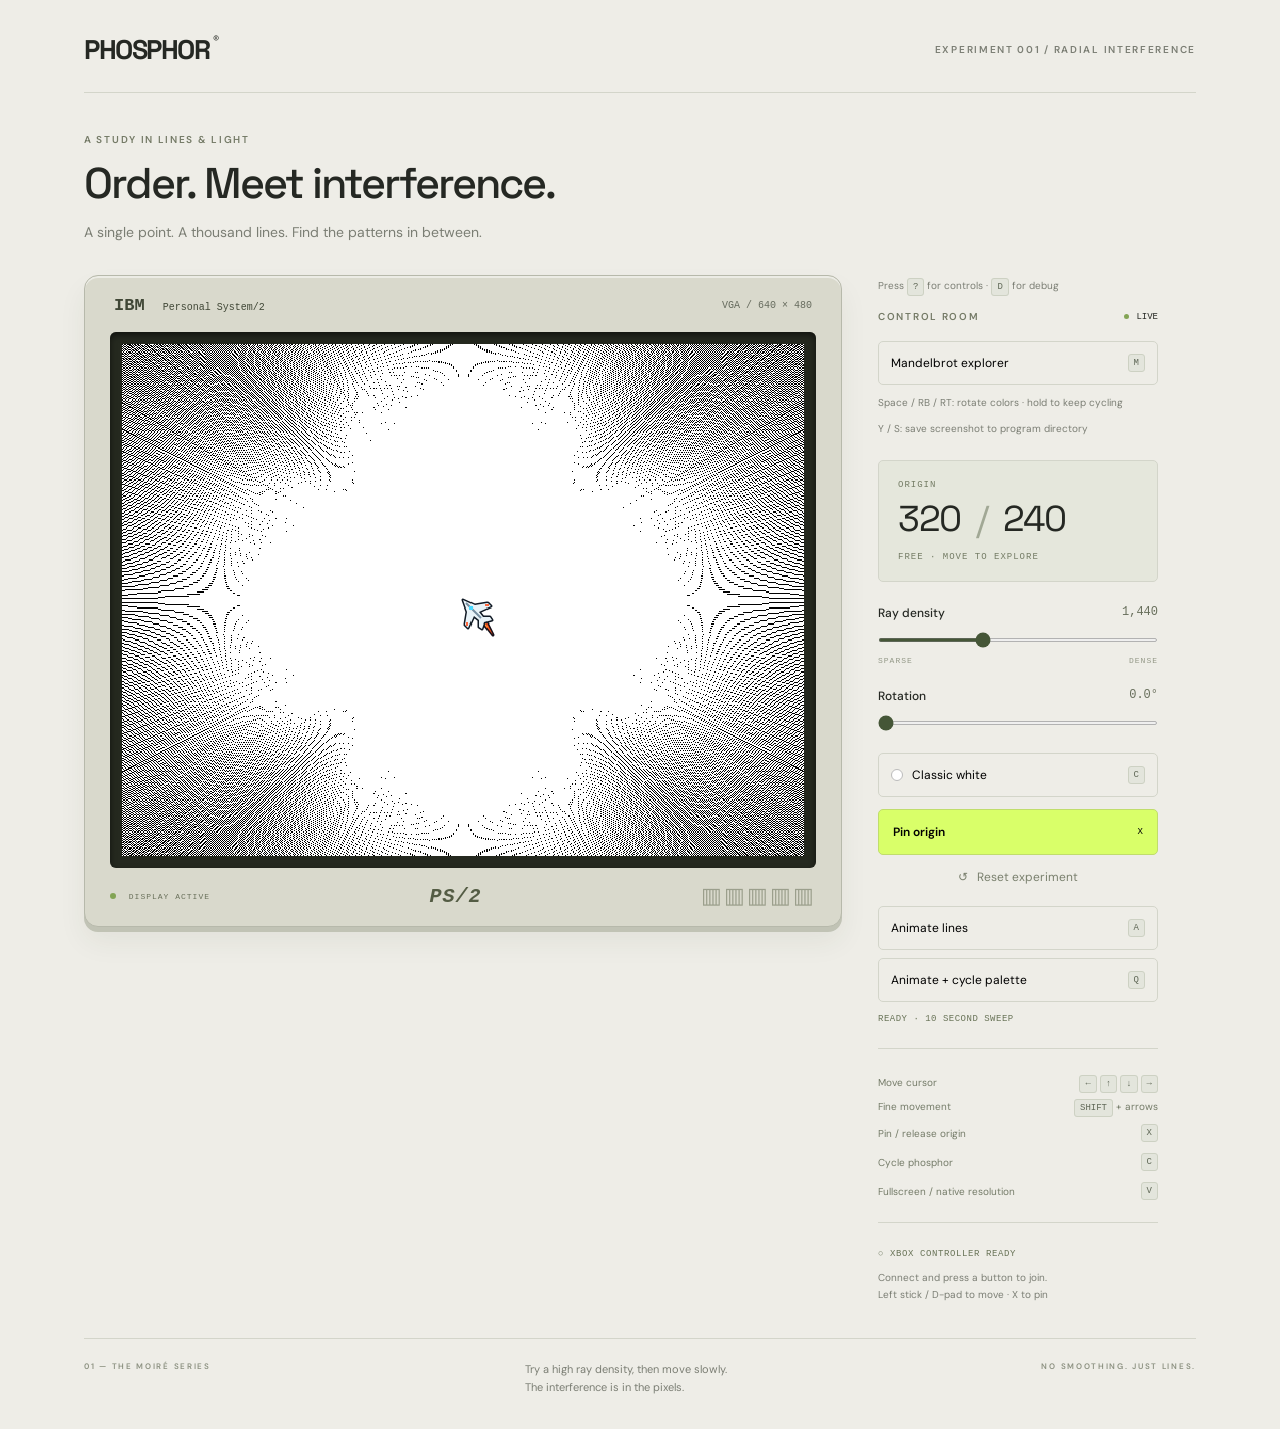
<file: index.html>
<!doctype html>
<html lang="en">
<head>
  <meta charset="utf-8">
  <meta name="viewport" content="width=device-width, initial-scale=1">
  <title>Phosphor — Line Experiment</title>
  <link rel="stylesheet" href="style.css?v=107481010cad">
  <script src="gpu-math.js?v=e06a179b2359"></script><script src="gpu-deep.js?v=a68fa142e37d"></script>
<script src="precision.js?v=bc32aee8d1f4" defer></script>
  <script src="mandelbrot-shaders.js?v=cec1aa7b9b9b" defer></script>
  <script src="mandelbrot-surface.js?v=42b52a35af5f" defer></script>
  <script src="mandelbrot.js?v=597f3c6db1cd" defer></script>
  <script src="app.js?v=841266425eee" defer></script>
</head>
<body>
  <main>
    <header><a class="wordmark" href="./">PHOSPHOR<span>®</span></a><span class="edition">EXPERIMENT 001 / RADIAL INTERFERENCE</span></header>
    <section class="intro"><div class="eyebrow">A STUDY IN LINES & LIGHT</div><h1>Order. Meet interference.</h1><p>A single point. A thousand lines. Find the patterns in between.</p></section>
    <section class="workbench" aria-label="Line experiment">
      <div class="monitor">
        <div class="monitor-top"><span>IBM <b>Personal System/2</b></span><span>VGA / 640 × 480</span></div>
        <div class="screen"><canvas id="display" width="640" height="480" tabindex="0" aria-label="640 by 480 radial line drawing. Arrow keys move the cursor. X pins or releases the origin. Space rotates colors."></canvas>
          <pre id="debug-info" hidden aria-label="Rendering debug information"></pre>
          <section id="keymap" hidden role="dialog" aria-modal="true" aria-labelledby="keymap-title">
            <div class="keymap-card">
              <div class="keymap-heading"><div><span class="eyebrow">FLIGHT MANUAL</span><h2 id="keymap-title">Keys &amp; controls</h2></div><button id="keymap-close" aria-label="Close cheatsheet">Close <kbd>Esc</kbd></button></div>
              <div class="keymap-grid">
                <section><h3>Everywhere</h3><dl>
                  <dt>? / Esc</dt><dd>Toggle help / close help</dd><dt>D</dt><dd>Toggle debug information</dd>
                  <dt>Arrows / left stick</dt><dd>Move airplane cursor</dd><dt>Shift + arrows</dt><dd>Move slowly</dd>
                  <dt>Space / RB / RT</dt><dd>Rotate colors; hold to keep cycling</dd><dt>C</dt><dd>Rotate colors one step</dd>
                  <dt>B / Xbox B</dt><dd>Next color palette</dd><dt>V</dt><dd>Toggle native fullscreen</dd>
                  <dt>S / Xbox Y</dt><dd>Save PNG in program directory</dd>
                </dl></section>
                <section><h3>Mandelbrot</h3><dl>
                  <dt>M</dt><dd>Switch Mandelbrot / moiré</dd><dt>+ / − / wheel</dt><dd>Zoom toward cursor</dd>
                  <dt>Right stick ↑ / ↓</dt><dd>Zoom in / out</dd><dt>3</dt><dd>Toggle 3D terrain</dd>
                  <dt>I / J / K / L / drag</dt><dd>Orbit the 3D scene</dd><dt>Right stick ← / →</dt><dd>Orbit in 3D</dd>
                </dl><h3>Moiré lines</h3><dl>
                  <dt>X / Xbox X</dt><dd>Pin / release line origin</dd><dt>A</dt><dd>Draw a circle in 10 seconds</dd>
                  <dt>Q</dt><dd>Draw the circle while cycling colors</dd>
                </dl></section>
              </div><p>Scene controls pause while this sheet is open.</p>
            </div>
          </section>
        </div>
        <div class="monitor-bottom"><span><i></i> DISPLAY ACTIVE</span><span class="monitor-brand">PS/2</span><div class="vents">▥▥▥▥▥</div></div>
      </div>
      <aside>
        <p class="overlay-hint">Press <kbd>?</kbd> for controls · <kbd>D</kbd> for debug</p><div class="panel-heading"><span class="eyebrow">CONTROL ROOM</span><span class="live-dot">LIVE</span></div>
        <button id="mode" class="color-button"><span>Mandelbrot explorer</span><kbd>M</kbd></button>
        <p class="controller-colors">Space / RB / RT: rotate colors · hold to keep cycling</p>
        <p class="controller-colors">Y / S: save screenshot to program directory</p>
        <p id="capture-status" class="controller-colors" role="status"></p>
        <p id="mode-error" role="alert"></p>
        <div id="fractal-controls" hidden>
          <label for="gallery-scene">Gallery scene</label>
          <select id="gallery-scene"><option value="">Explore freely</option></select>
          <label for="fractal-quality">Image quality</label>
          <select id="fractal-quality"><option value="1">Interactive · 1 sample</option><option value="3">Reference · 9 samples</option></select>
          <label for="fractal-iterations">Iteration limit</label>
          <select id="fractal-iterations"><option value="1000">1,000</option><option value="2500">2,500</option><option value="5000" selected>5,000 · gallery</option></select>
          <button id="surface-toggle" class="color-button">3 · Explore in 3D</button>
          <div id="surface-controls" hidden>
            <p>Height = escape time: slower escape rises higher.<br>Black regions = zero height. Continuous relief.</p>
            <p>Drag or I / J / K / L: orbit.<br>Right stick ← / →: orbit · ↑ / ↓: zoom.<br>3: return to 2D.</p>
            <label for="surface-height">Height exaggeration</label>
            <input id="surface-height" type="range" min="0.2" max="2.5" step="0.05" value="1.35">
          </div>
          <button id="fractal-palette" class="color-button"><span id="fractal-palette-name">Spectrum</span><kbd>B</kbd></button>
          <p>B: next palette · Space / RB / RT: rotate its colors</p>
          <p id="fractal-status" role="status">GPU MANDELBROT · FULL COLOR</p>
          <p>Left stick / arrows: move zoom cursor.<br>Right stick ↑ / ↓: zoom in / out.<br>Keyboard + / − or mouse wheel to zoom.<br>V: fullscreen · M: return to lines.</p>
          <button id="fractal-reset" class="reset">↺ &nbsp; Reset Mandelbrot view</button>
        </div>
        <div class="readout"><span>ORIGIN</span><strong id="coordinates">320 <em>/</em> 240</strong><span id="origin-state">FREE · MOVE TO EXPLORE</span></div>
        <div class="setting"><label for="density">Ray density <output id="density-value">1,440</output></label><input id="density" type="range" min="180" max="3600" step="60" value="1440"><div class="range-labels"><span>SPARSE</span><span>DENSE</span></div></div>
        <div class="setting"><label for="angle">Rotation <output id="angle-value">0.0°</output></label><input id="angle" type="range" min="0" max="90" step="0.1" value="0"></div>
        <button id="color" class="color-button"><span><i id="swatch"></i><span id="palette-name">Classic white</span></span><kbd>C</kbd></button>
        <button id="pin" class="primary">Pin origin <span>X</span></button>
        <button id="reset" class="reset">↺ &nbsp; Reset experiment</button>
        <div class="animation-controls">
          <button id="animate" class="color-button"><span>Animate lines</span><kbd>A</kbd></button>
          <button id="animate-palette" class="color-button"><span>Animate + cycle palette</span><kbd>Q</kbd></button>
          <p id="animation-status">READY · 10 SECOND SWEEP</p>
        </div>
        <div class="instructions"><div><span>Move cursor</span><span><kbd>←</kbd> <kbd>↑</kbd> <kbd>↓</kbd> <kbd>→</kbd></span></div><div><span>Fine movement</span><span><kbd>SHIFT</kbd> + arrows</span></div><div><span>Pin / release origin</span><kbd>X</kbd></div><div><span>Cycle phosphor</span><kbd>C</kbd></div><div><span>Fullscreen / native resolution</span><kbd>V</kbd></div></div>
        <div class="gamepad"><span id="gamepad-status">○ &nbsp; XBOX CONTROLLER READY</span><p>Connect and press a button to join.<br>Left stick / D-pad to move · X to pin</p></div>
      </aside>
    </section>
    <footer><span>01 — THE MOIRÉ SERIES</span><p>Try a high ray density, then move slowly.<br>The interference is in the pixels.</p><span>NO SMOOTHING. JUST LINES.</span></footer>
  </main>
</body>
</html>
</file>
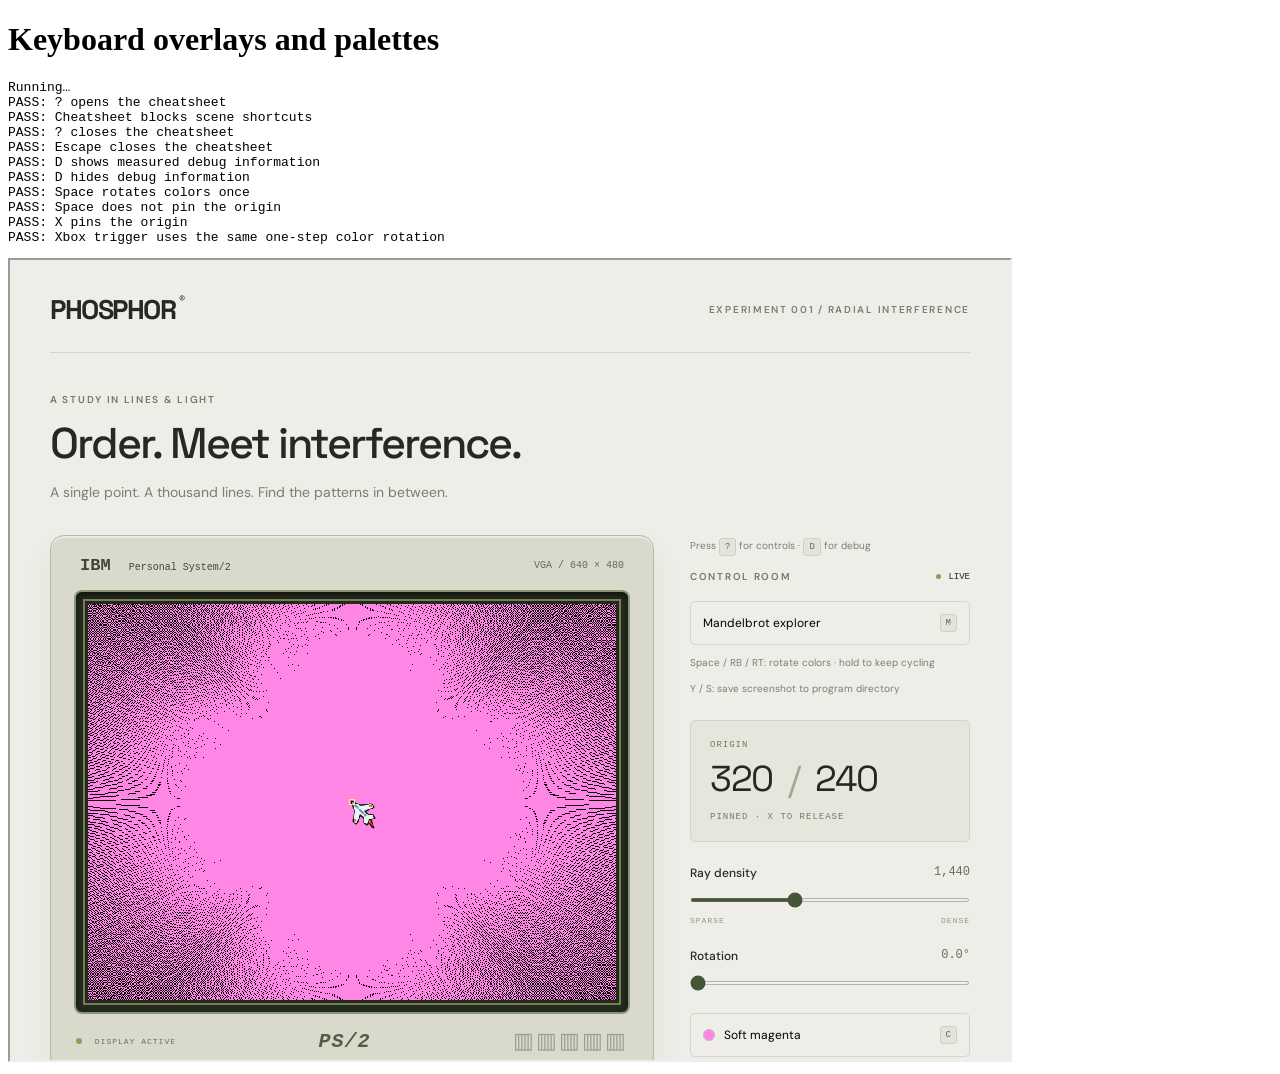
<file: tests/controls.html>
<!doctype html><html lang="en"><meta charset="utf-8"><title>Keyboard overlays and palettes</title>
<h1>Keyboard overlays and palettes</h1><pre id="results">Running…</pre>
<iframe id="app" src="../?v=controls2" style="width:1000px;height:800px"></iframe>
<script src="controls.test.js?v=36d3290325fe"></script></html>
</file>
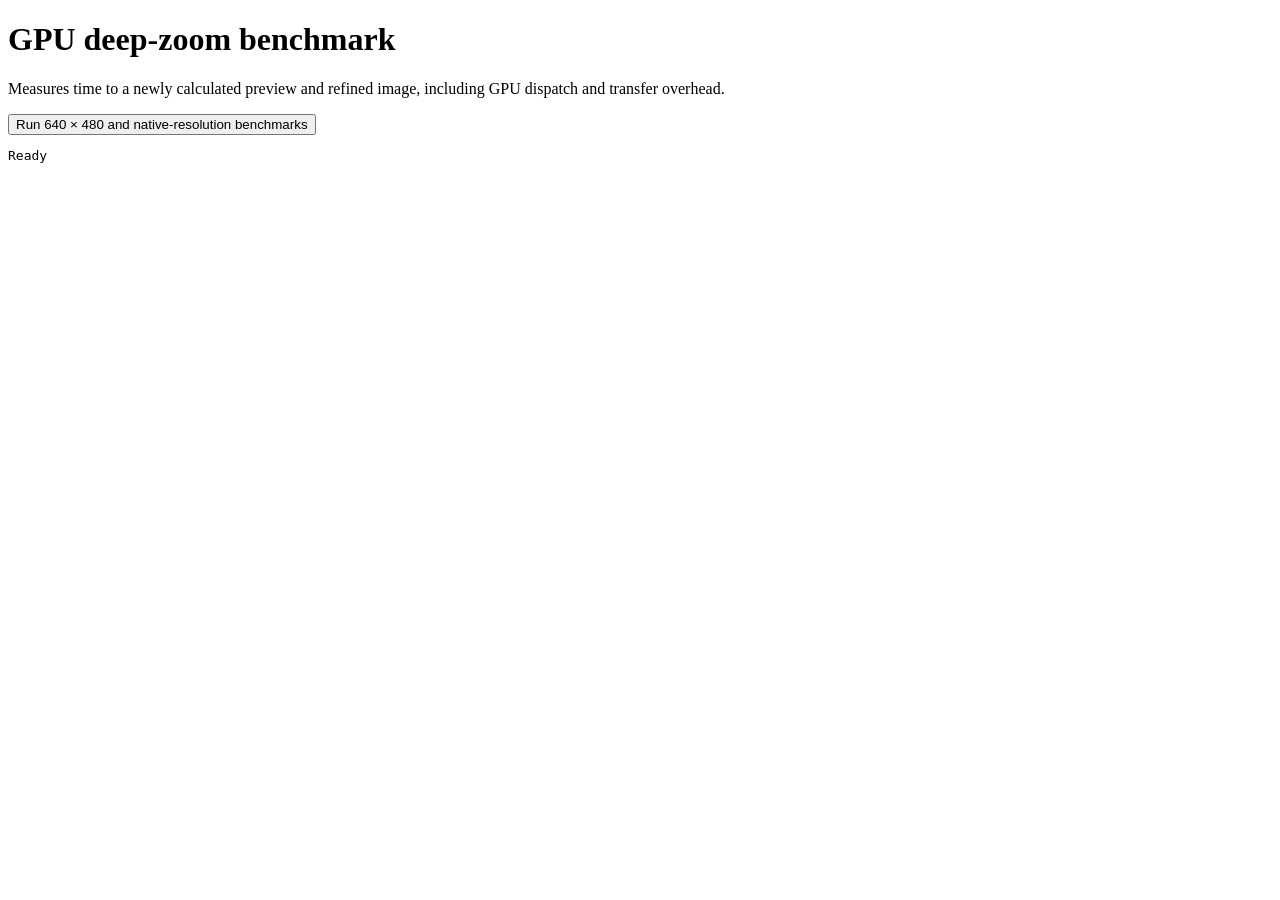
<file: tests/gpu-benchmark.html>
<!doctype html><html lang="en"><meta charset="utf-8"><title>GPU deep-zoom benchmark</title>
<h1>GPU deep-zoom benchmark</h1><p>Measures time to a newly calculated preview and refined image, including GPU dispatch and transfer overhead.</p>
<button id="run">Run 640 × 480 and native-resolution benchmarks</button><pre id="results">Ready</pre>
<script src="../precision.js?v=bc32aee8d1f4"></script><script src="../gpu-math.js?v=e06a179b2359"></script>
<script src="../gpu-deep.js?v=a68fa142e37d"></script><script src="gpu-benchmark.js?v=f94e9cedc1c7"></script></html>
</file>
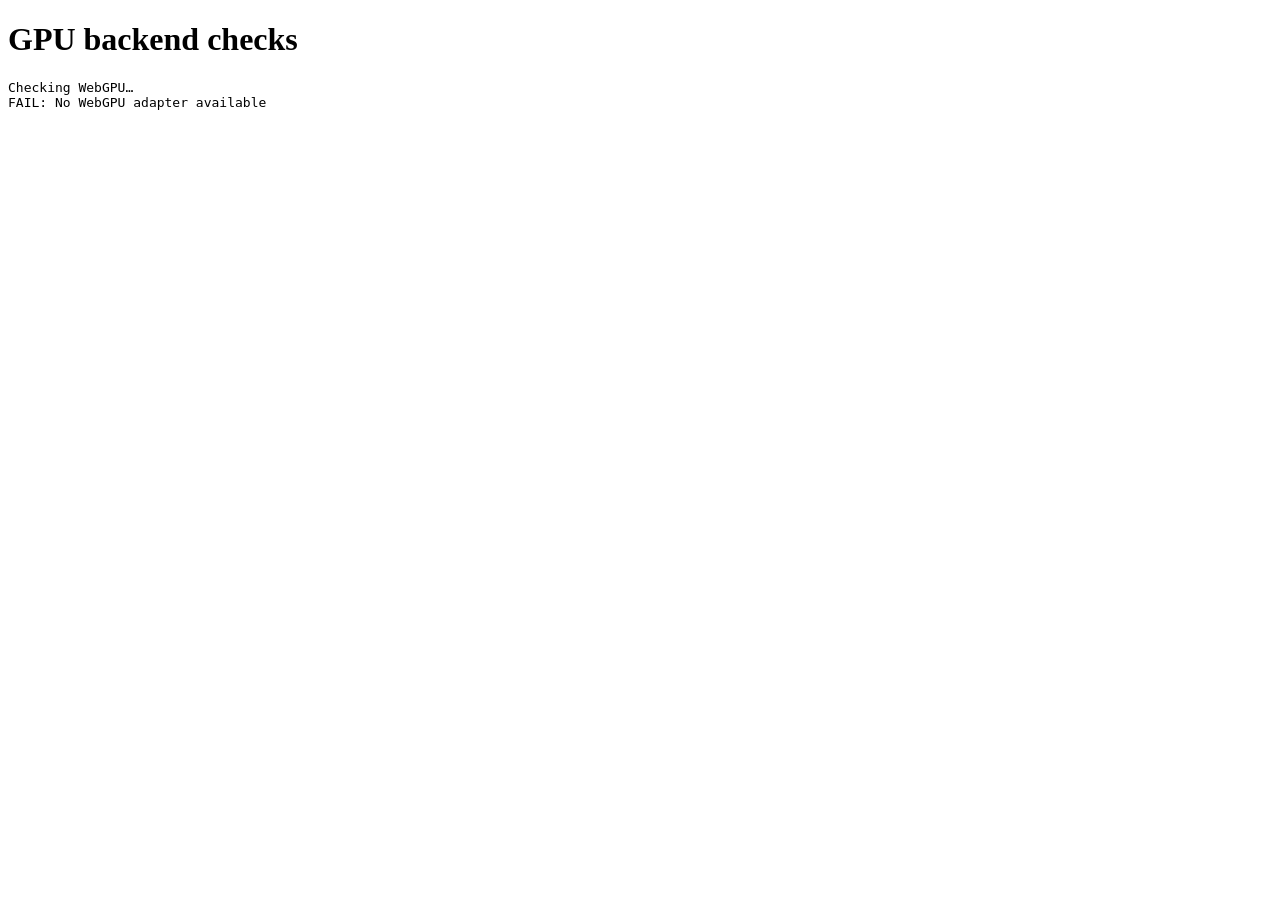
<file: tests/gpu.html>
<!doctype html><html lang="en"><meta charset="utf-8"><title>GPU backend checks</title>
<h1>GPU backend checks</h1><pre id="results">Checking WebGPU…</pre>
<script src="../precision.js?v=bc32aee8d1f4"></script><script src="../gpu-math.js?v=e06a179b2359"></script>
<script src="../gpu-deep.js?v=a68fa142e37d"></script><script src="gpu.test.js?v=904742075a90"></script></html>
</file>
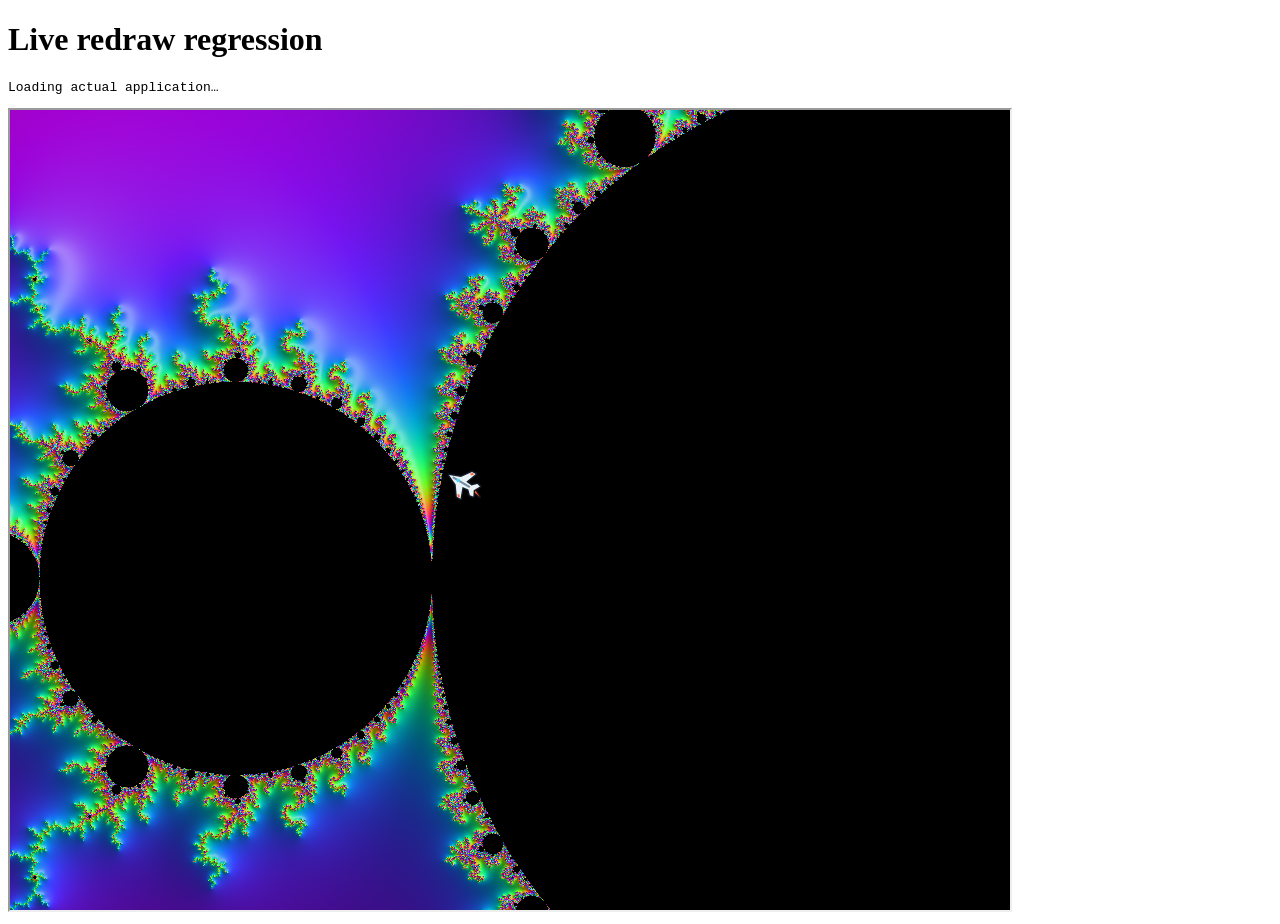
<file: tests/interaction.html>
<!doctype html><html lang="en"><meta charset="utf-8"><title>Live redraw regression</title>
<h1>Live redraw regression</h1><pre id="results">Loading actual application…</pre>
<iframe id="app" src="../" style="width:1000px;height:800px"></iframe>
<script src="interaction.test.js?v=b1ec622b8d8f"></script></html>
</file>
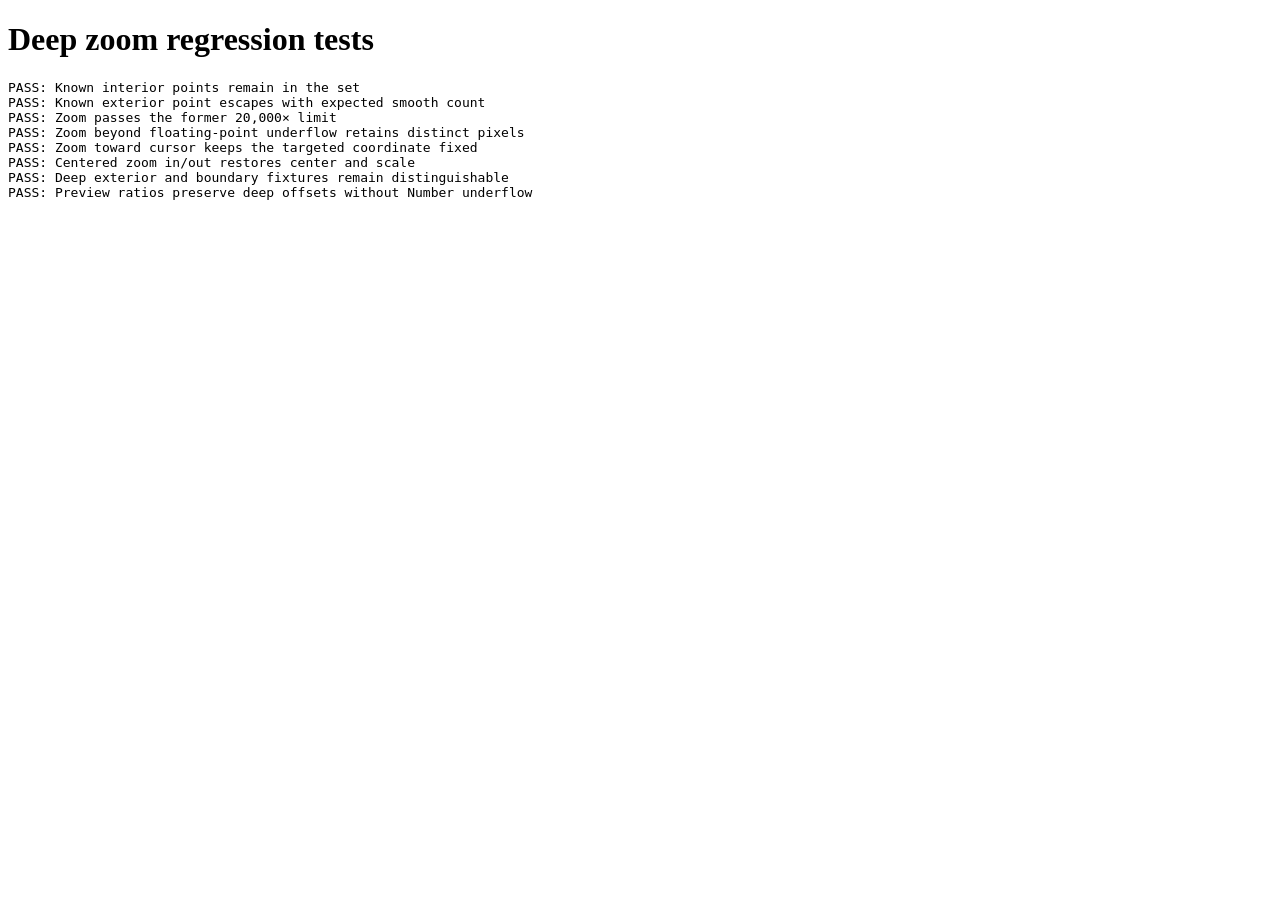
<file: tests/precision.html>
<!doctype html>
<html lang="en"><meta charset="utf-8"><title>Deep zoom regression tests</title>
<script src="../precision.js?v=bc32aee8d1f4"></script>
<h1>Deep zoom regression tests</h1><pre id="results"></pre>
<script src="precision.test.js?v=9e11dd741c13"></script></html>
</file>
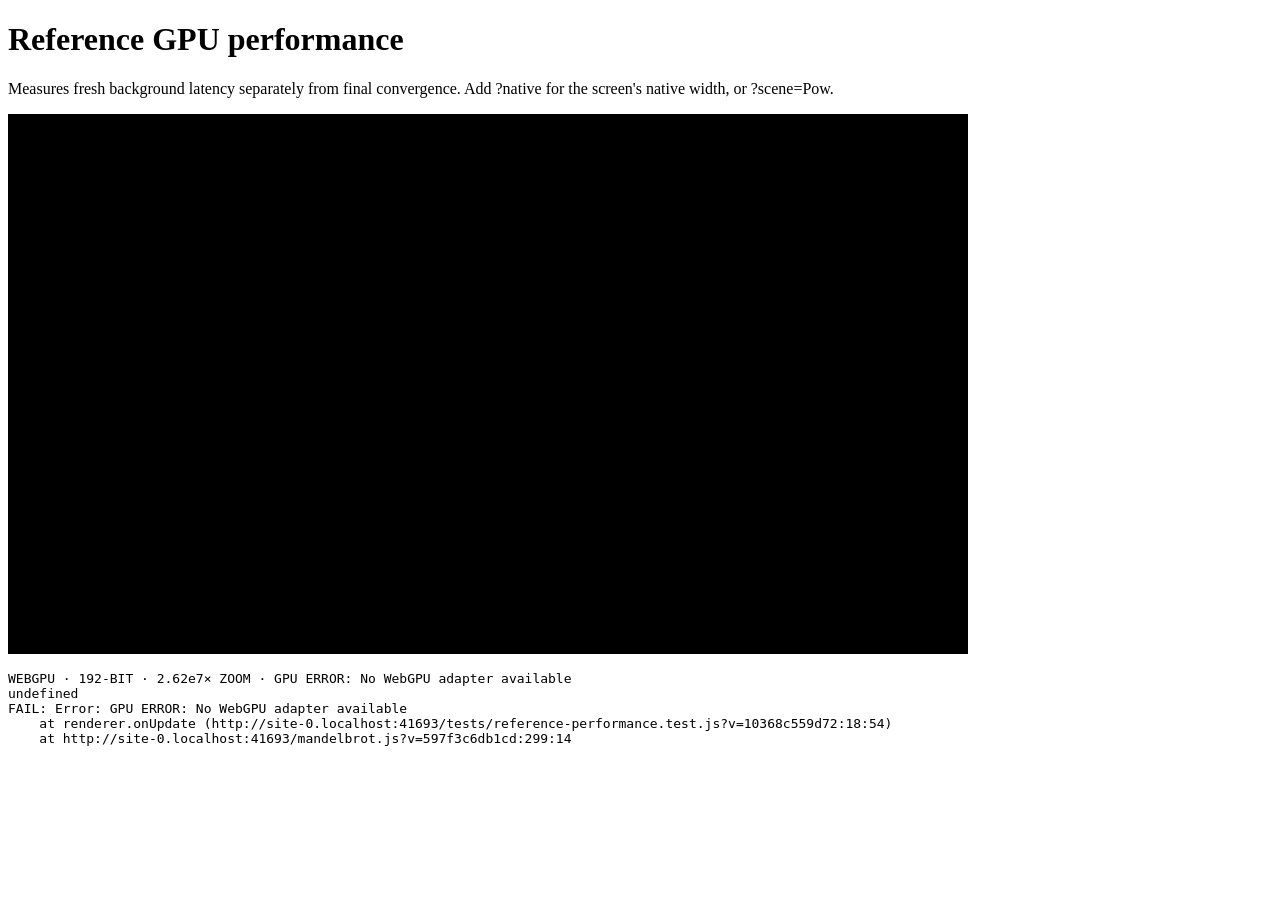
<file: tests/reference-performance.html>
<!doctype html><html lang="en"><meta charset="utf-8"><title>Reference GPU performance</title><base href="../">
<script src="gpu-math.js?v=e06a179b2359"></script><script src="gpu-deep.js?v=a68fa142e37d"></script><script src="precision.js?v=bc32aee8d1f4"></script><script src="mandelbrot-shaders.js?v=cec1aa7b9b9b"></script><script src="mandelbrot-surface.js?v=42b52a35af5f"></script><script src="mandelbrot.js?v=597f3c6db1cd"></script>
<h1>Reference GPU performance</h1><p>Measures fresh background latency separately from final convergence. Add ?native for the screen's native width, or ?scene=Pow.</p>
<canvas id="fixture" style="max-width:960px;width:100%;height:auto"></canvas><pre id="results">Starting…</pre>
<script src="tests/reference-performance.test.js?v=10368c559d72"></script></html>
</file>
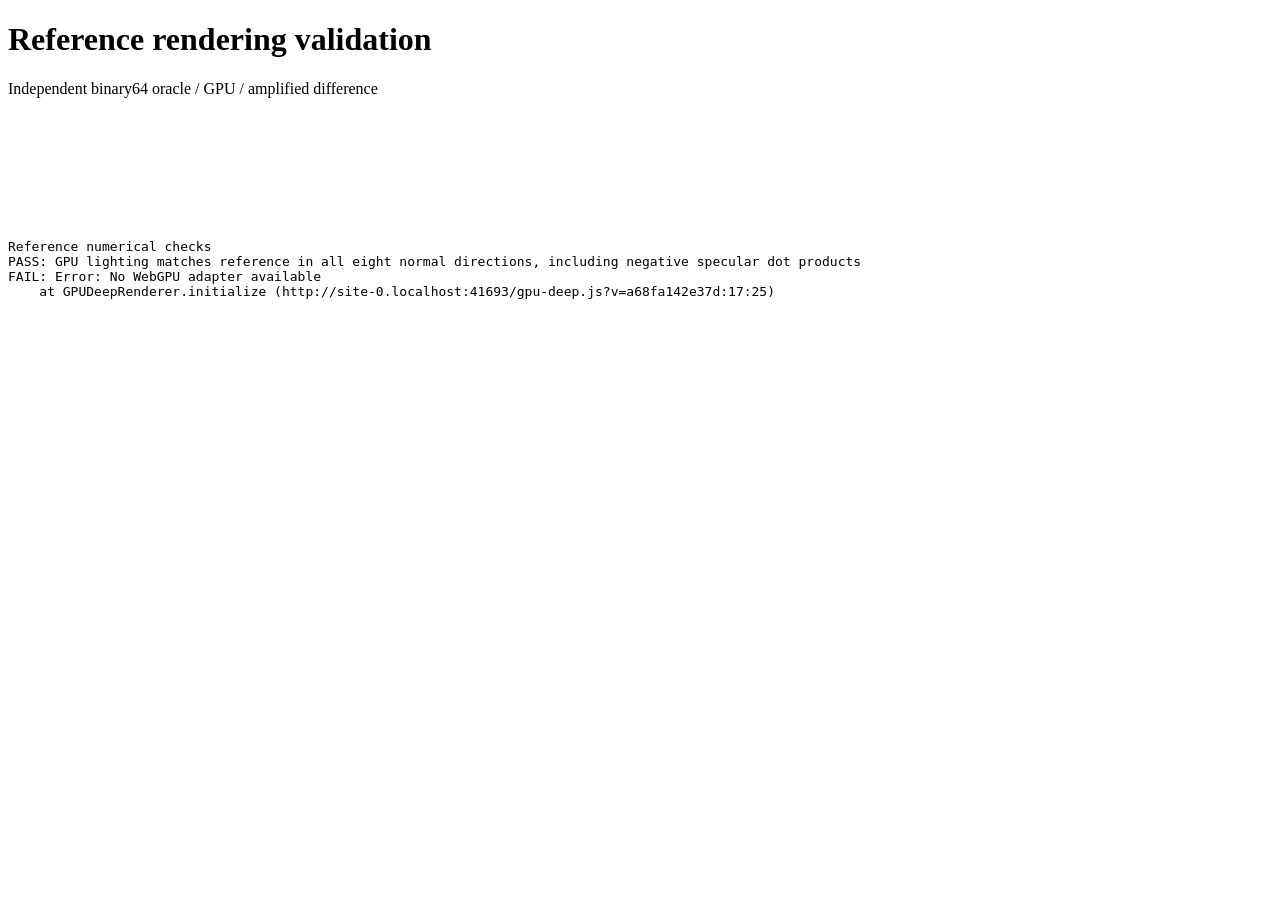
<file: tests/reference.html>
<!doctype html><html lang="en"><meta charset="utf-8"><title>Reference rendering validation</title><base href="../"><script src="gpu-math.js?v=e06a179b2359"></script><script src="gpu-deep.js?v=a68fa142e37d"></script><script src="precision.js?v=bc32aee8d1f4"></script><script src="mandelbrot-shaders.js?v=cec1aa7b9b9b"></script><script src="mandelbrot-surface.js?v=42b52a35af5f"></script><script src="mandelbrot.js?v=597f3c6db1cd"></script><h1>Reference rendering validation</h1><p>Independent binary64 oracle / GPU / amplified difference</p><canvas id="oracle" width="192" height="108"></canvas><canvas id="gpu" width="192" height="108"></canvas><canvas id="difference" width="192" height="108"></canvas><pre id="results">Running…</pre><script src="tests/reference-oracle.js?v=d742ea17e68e"></script><script src="tests/reference.test.js?v=bf4c998eee27"></script></html>
</file>
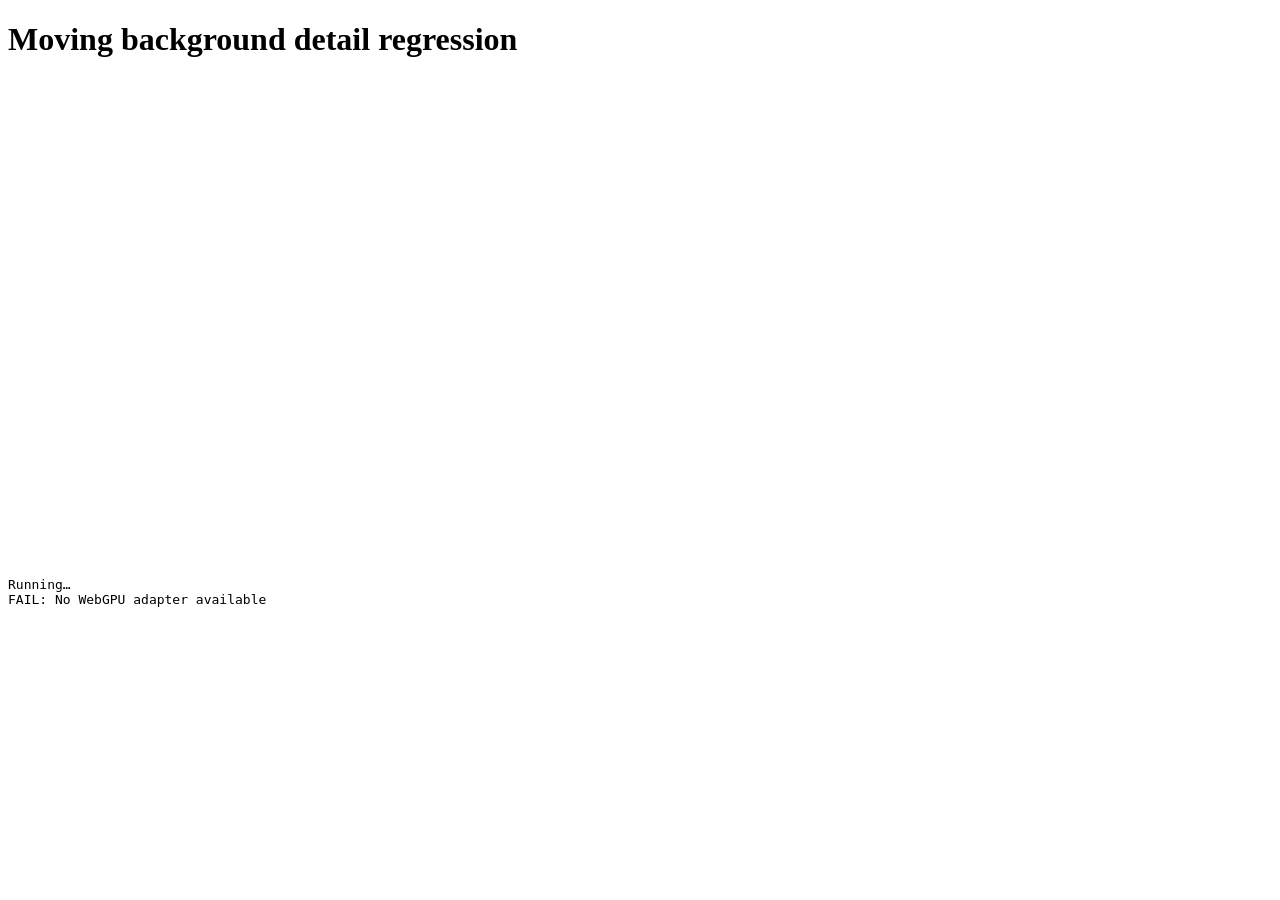
<file: tests/refinement.html>
<!doctype html><html lang="en"><meta charset="utf-8"><title>Moving background detail regression</title>
<h1>Moving background detail regression</h1><canvas id="fixture" width="640" height="480"></canvas><pre id="results">Running…</pre>
<script src="../precision.js?v=bc32aee8d1f4"></script><script src="../gpu-math.js?v=e06a179b2359"></script>
<script src="../gpu-deep.js?v=a68fa142e37d"></script><script src="../mandelbrot-shaders.js?v=cec1aa7b9b9b"></script>
<script src="../mandelbrot-surface.js?v=42b52a35af5f"></script><script src="../mandelbrot.js?v=597f3c6db1cd"></script>
<script src="refinement.test.js?v=e659f4924a92"></script></html>
</file>
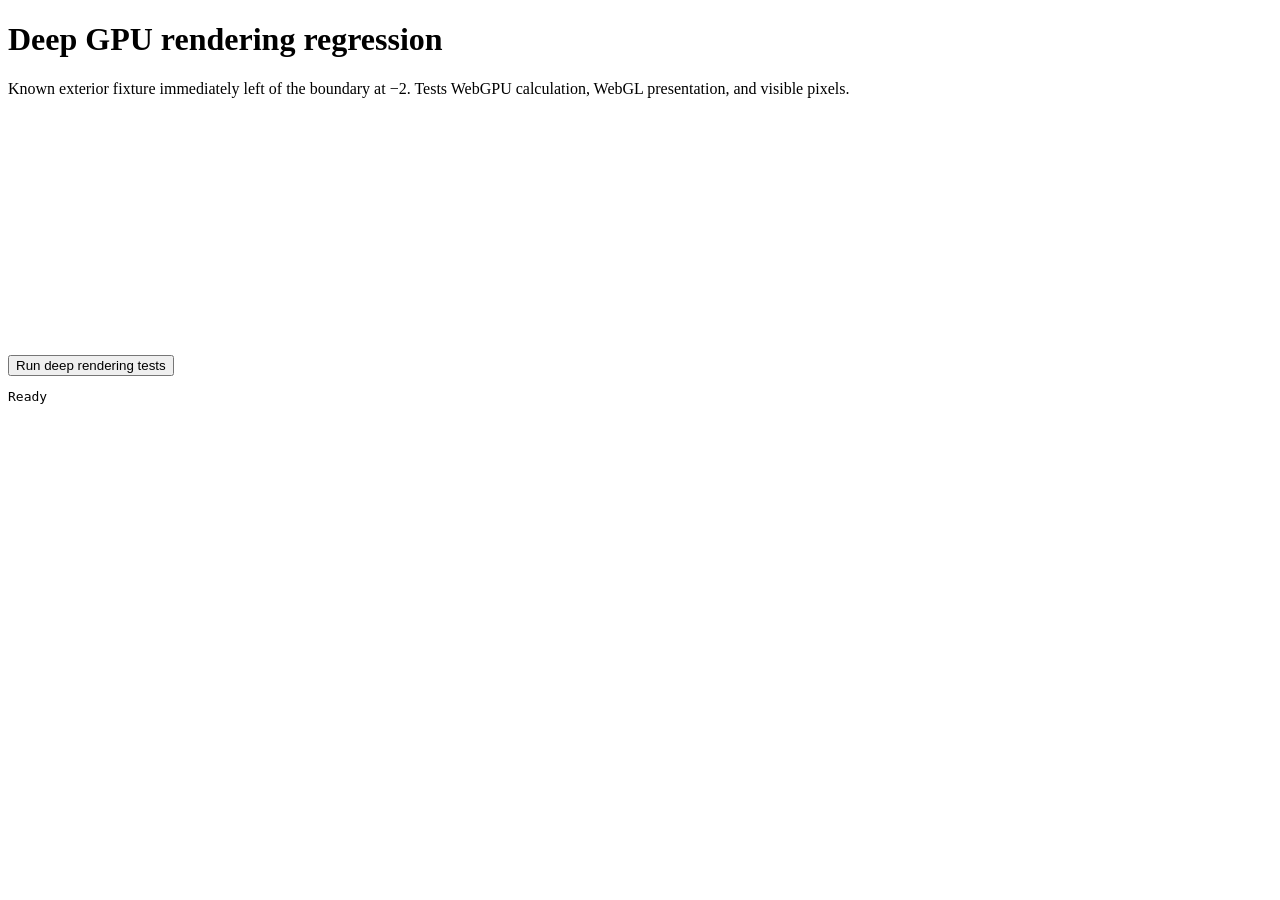
<file: tests/render.html>
<!doctype html>
<html lang="en"><meta charset="utf-8"><title>Deep GPU rendering regression</title>
<base href="../">
<script src="gpu-math.js?v=e06a179b2359"></script><script src="gpu-deep.js?v=a68fa142e37d"></script>
<script src="precision.js?v=bc32aee8d1f4"></script><script src="mandelbrot-shaders.js?v=cec1aa7b9b9b"></script><script src="mandelbrot-surface.js?v=42b52a35af5f"></script><script src="mandelbrot.js?v=597f3c6db1cd"></script>
<h1>Deep GPU rendering regression</h1>
<p>Known exterior fixture immediately left of the boundary at −2. Tests WebGPU calculation, WebGL presentation, and visible pixels.</p>
<button id="run">Run deep rendering tests</button>
<canvas id="fixture" width="64" height="32" style="width:512px;height:256px;image-rendering:pixelated"></canvas>
<pre id="results">Ready</pre>
<script src="tests/render.test.js?v=55b389dc4f05"></script></html>
</file>
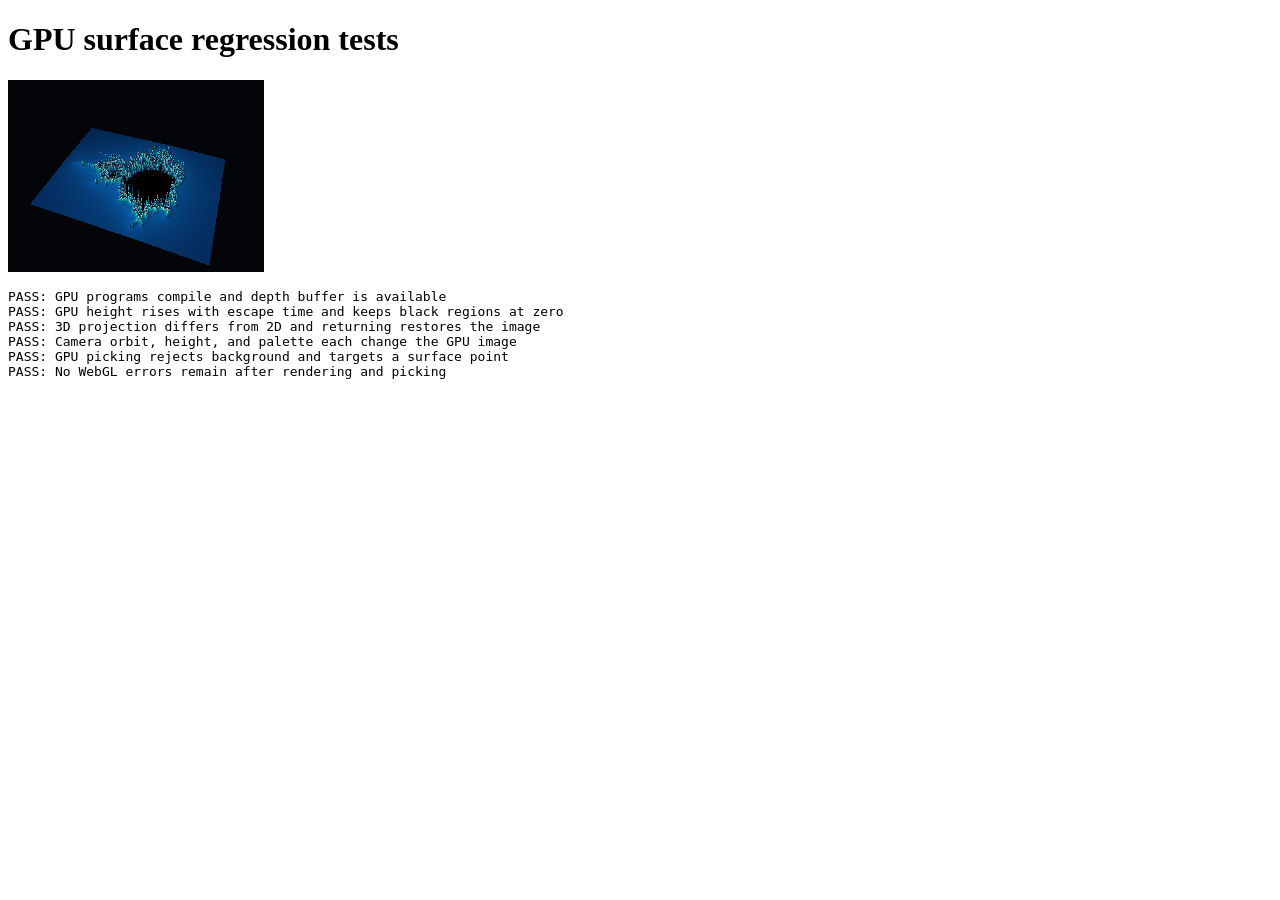
<file: tests/surface.html>
<!doctype html>
<html lang="en"><meta charset="utf-8"><title>GPU surface regression tests</title>
<base href="../"><script src="gpu-math.js?v=e06a179b2359"></script><script src="gpu-deep.js?v=a68fa142e37d"></script>
<script src="precision.js?v=bc32aee8d1f4"></script><script src="mandelbrot-shaders.js?v=cec1aa7b9b9b"></script>
<script src="mandelbrot-surface.js?v=42b52a35af5f"></script><script src="mandelbrot.js?v=597f3c6db1cd"></script>
<h1>GPU surface regression tests</h1><canvas id="fixture" width="256" height="192"></canvas>
<pre id="results">Running…</pre><script src="tests/surface.test.js?v=c8b6c6c84909"></script></html>
</file>
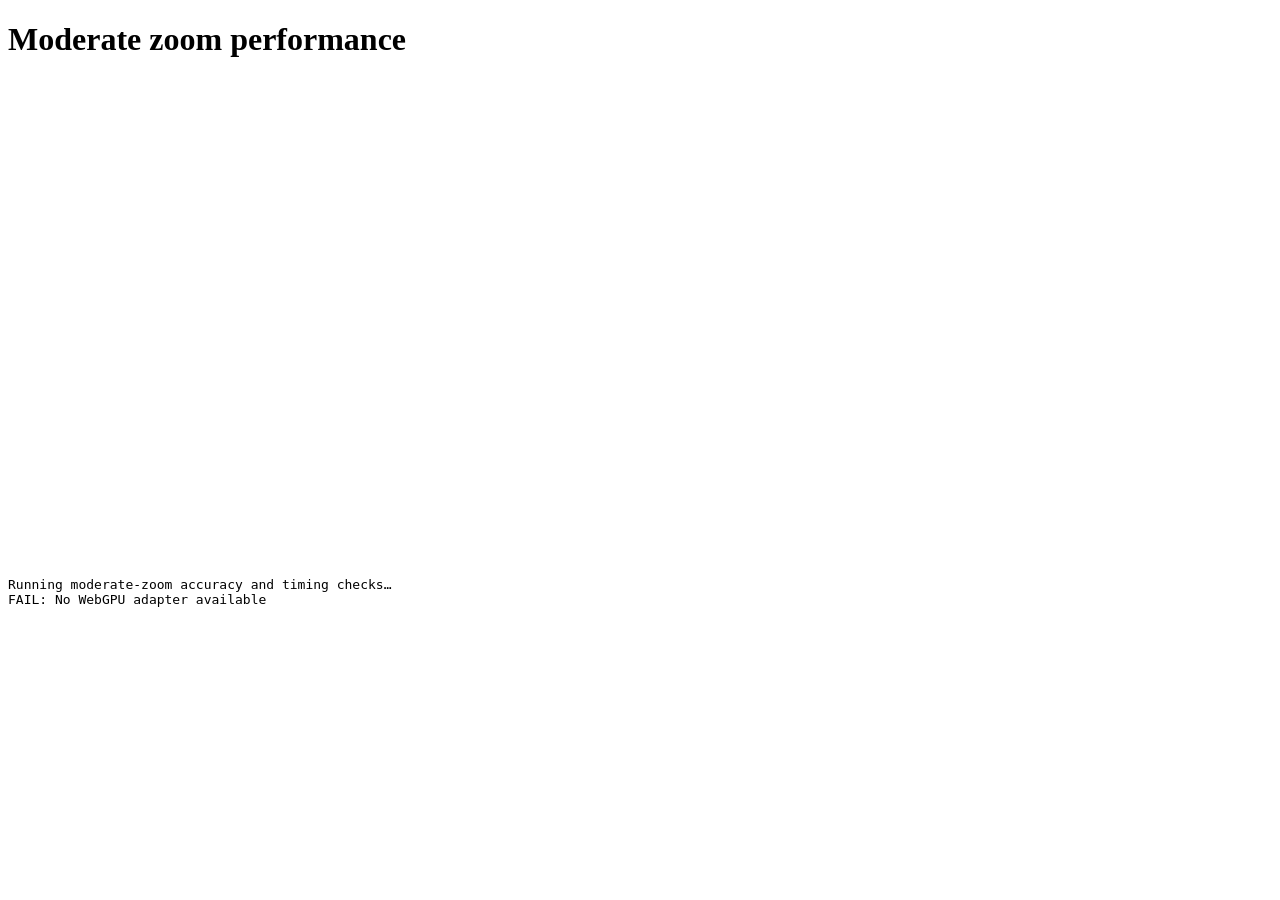
<file: tests/threshold.html>
<!doctype html><html lang="en"><meta charset="utf-8"><title>Moderate zoom performance</title>
<h1>Moderate zoom performance</h1><canvas id="fixture" width="640" height="480"></canvas><pre id="results">Running moderate-zoom accuracy and timing checks…</pre>
<script src="../precision.js?v=bc32aee8d1f4"></script><script src="../gpu-math.js?v=e06a179b2359"></script>
<script src="../gpu-deep.js?v=a68fa142e37d"></script><script src="threshold.test.js?v=41aa40a6d562"></script></html>
</file>
<file: style.css>
@import url('https://fonts.googleapis.com/css2?family=DM+Sans:wght@400;500;600;700&family=Space+Grotesk:wght@400;500;600;700&display=swap');
:root{color-scheme:light;--paper:#eeede7;--ink:#252823;--muted:#7b7e74;--accent:#d9ff69;--line:#d3d5ca}*{box-sizing:border-box}body{margin:0;background:var(--paper);color:var(--ink);font-family:'DM Sans',sans-serif}main{max-width:1192px;margin:auto;padding:32px 40px}header{display:flex;justify-content:space-between;align-items:center;border-bottom:1px solid var(--line);padding-bottom:25px}.wordmark{font-family:'Space Grotesk',sans-serif;font-size:27px;font-weight:700;letter-spacing:-1.5px;text-decoration:none;color:inherit}.wordmark span{font-size:12px;vertical-align:top;margin-left:4px}.edition,.eyebrow,footer>span{font-size:10px;letter-spacing:1.7px;font-weight:600}.edition{color:var(--muted)}.intro{padding:40px 0 32px}.eyebrow{color:#747a66}h1{font-family:'Space Grotesk',sans-serif;font-size:43px;font-weight:500;letter-spacing:-2px;margin:10px 0}p{color:var(--muted);font-size:14px;line-height:1.6;margin:0}.workbench{display:grid;grid-template-columns:minmax(0,758px) 280px;gap:36px;align-items:start}.monitor{padding:20px 25px 0;background:#d9d9cc;border:1px solid #b7b9ab;border-radius:14px;box-shadow:0 5px 0 #c1c3b5,0 15px 28px #353c2010,inset 0 2px 0 #ffffff80}.monitor-top{display:flex;justify-content:space-between;align-items:center;font:10px monospace;color:#666b5d;padding:0 4px 17px}.monitor-top>span:first-child{font-size:17px;font-weight:bold;color:#404736}.monitor-top b{font:10px monospace;margin-left:8px}.screen{background:#25291f;padding:12px;border-radius:6px;box-shadow:inset 0 3px 6px #0008}.screen canvas{display:block;width:100%;height:auto;aspect-ratio:4/3;background:#000;image-rendering:pixelated;outline:none;touch-action:none}.screen:focus-within{box-shadow:inset 0 3px 6px #0008,0 0 0 2px #899774}.monitor-bottom{height:58px;display:flex;align-items:center;justify-content:space-between;font:8px monospace;letter-spacing:1px;color:#69705a}.monitor-bottom i,.live-dot:before{display:inline-block;width:6px;height:6px;background:#83a455;border-radius:50%;margin-right:7px}.monitor-brand{font:bold italic 20px monospace;color:#545c44}.vents{letter-spacing:2px;font-size:22px;color:#9b9f8c}aside{padding-top:3px}.panel-heading{display:flex;justify-content:space-between;align-items:center}.live-dot{font:9px monospace}.live-dot:before{content:'';width:5px;height:5px}.readout{margin:23px 0;padding:19px;background:#e5e7dc;border:1px solid var(--line);border-radius:5px}.readout>span{display:block;font:9px monospace;letter-spacing:1px;color:#747c65}.readout strong{display:block;font:36px 'Space Grotesk',sans-serif;letter-spacing:-1.5px;margin:6px 0 10px}.readout em{font-style:normal;color:#a1a895;margin:0 8px}.setting{margin:23px 0}.setting label{display:flex;justify-content:space-between;font-size:12px;font-weight:500}output{font:12px monospace;color:#676e5b}input[type=range]{width:100%;margin:17px 0 3px;accent-color:#455637;cursor:pointer;height:4px}.range-labels{display:flex;justify-content:space-between;font:8px monospace;letter-spacing:1px;color:#939887;margin-top:9px}button{font:12px 'DM Sans',sans-serif;cursor:pointer;border-radius:5px;width:100%}.color-button{display:flex;justify-content:space-between;align-items:center;background:transparent;border:1px solid var(--line);padding:12px}.color-button>span{display:flex;align-items:center;gap:9px}#swatch{width:12px;height:12px;background:white;border:1px solid #bbb;border-radius:50%}kbd{font:9px monospace;background:#e3e5dc;border:1px solid #cdd1c3;border-radius:3px;padding:3px 5px;color:#5e6655}.primary{display:flex;justify-content:space-between;background:var(--accent);border:1px solid #c0dd6c;padding:14px;margin-top:12px;font-weight:600}.primary span{font:9px monospace;align-self:center}.reset{background:transparent;border:0;color:#7a806e;margin:13px 0 20px}.instructions{border-top:1px solid var(--line);padding-top:16px}.instructions>div{display:flex;justify-content:space-between;align-items:center;margin:11px 0;font-size:10px;color:#747b68}.gamepad{border-top:1px solid var(--line);margin-top:22px;padding-top:17px}.gamepad>span{font:9px monospace;letter-spacing:.6px;color:#687357}.gamepad p{font-size:10px;line-height:1.7;margin-top:8px}footer{display:flex;justify-content:space-between;align-items:start;border-top:1px solid var(--line);margin-top:35px;padding-top:22px;color:#8c9181}footer p{font-size:11px}footer>span{font-size:8px}button:hover{filter:brightness(.97)}button:focus-visible,canvas:focus-visible{outline:2px solid #71804e;outline-offset:3px}@media(max-width:850px){main{padding:25px 20px}.workbench{grid-template-columns:1fr;gap:30px}aside{max-width:100%}.edition{font-size:8px}h1{font-size:34px}.monitor{padding:15px 15px 0}footer>span:last-child{display:none}}

/* Native fullscreen and an embedded-browser viewport fallback. */
.controller-colors{font-size:10px;margin-top:10px}
#mode{margin-top:18px}#mode-error{color:#a33225;font-size:12px}#mode-error:empty{display:none}#fractal-controls{margin:20px 0}#fractal-controls p{font-size:11px;margin:12px 0}#fractal-status{font-family:monospace}.fractal-mode aside>.readout,.fractal-mode aside>.setting,.fractal-mode #color,.fractal-mode #pin,.fractal-mode #reset,.fractal-mode .animation-controls,.fractal-mode .instructions{display:none}
.animation-controls{display:grid;gap:8px;margin-bottom:20px}.animation-controls p{font:9px monospace;letter-spacing:.5px;margin:4px 0;color:#687357}
body.display-expanded{overflow:hidden}
body.display-expanded #display,#display:fullscreen{position:fixed;inset:0;z-index:1000;display:block;width:100vw;height:100vh;max-width:none;max-height:none;aspect-ratio:auto;border:0;outline:0;background:#000}

/* Both overlays live inside the fullscreen element so native fullscreen retains them. */
.screen:fullscreen{padding:0;border:0;border-radius:0;background:#000;width:100vw;height:100vh}
.overlay-hint{font-size:10px;margin-bottom:16px}
#debug-info[hidden],#keymap[hidden]{display:none}
#debug-info{position:fixed;top:16px;left:16px;z-index:1100;max-width:calc(100vw - 32px);margin:0;padding:12px 15px;border:1px solid #ffffff30;border-radius:7px;background:#081018eb;color:#d9ffb8;font:11px/1.7 monospace;white-space:pre-wrap;pointer-events:none}
#keymap{position:fixed;inset:0;z-index:1200;background:#090e16bd;display:grid;place-items:center;padding:24px;overflow:auto;backdrop-filter:blur(8px)}
.keymap-card{width:min(760px,100%);max-height:calc(100dvh - 48px);overflow:auto;padding:28px 32px;border:1px solid #d3d5ca;border-radius:14px;background:#eeede7;box-shadow:0 24px 90px #0008;color:#252823}
.keymap-heading{display:flex;justify-content:space-between;align-items:center;gap:20px;border-bottom:1px solid #d3d5ca;padding-bottom:16px}
.keymap-heading h2{margin:7px 0 0;font:500 28px 'Space Grotesk',sans-serif;letter-spacing:-1px}
#keymap-close{width:auto;white-space:nowrap;border:1px solid #cdd1c3;background:#e3e5dc;padding:9px 12px}
.keymap-grid{display:grid;grid-template-columns:1fr 1fr;gap:30px}.keymap-grid h3{font-size:12px;letter-spacing:1px;text-transform:uppercase;margin:22px 0 12px}
.keymap-grid dl{margin:0;display:grid;grid-template-columns:1fr;gap:4px}.keymap-grid dt{font:600 11px monospace}.keymap-grid dd{margin:0 0 10px;color:#606755;font-size:12px;line-height:1.4}.keymap-card>p{border-top:1px solid #d3d5ca;padding-top:14px;font-size:11px}
@media(max-width:600px){#keymap{padding:12px}.keymap-card{padding:20px;max-height:calc(100dvh - 24px)}.keymap-grid{grid-template-columns:1fr;gap:0}.keymap-heading h2{font-size:23px}}
select { width:100%;margin:8px 0 18px;padding:10px;background:#151917;color:#eee;border:1px solid #505550;border-radius:4px;font:inherit; }
.fractal-mode #display { image-rendering:auto; }
</file>
